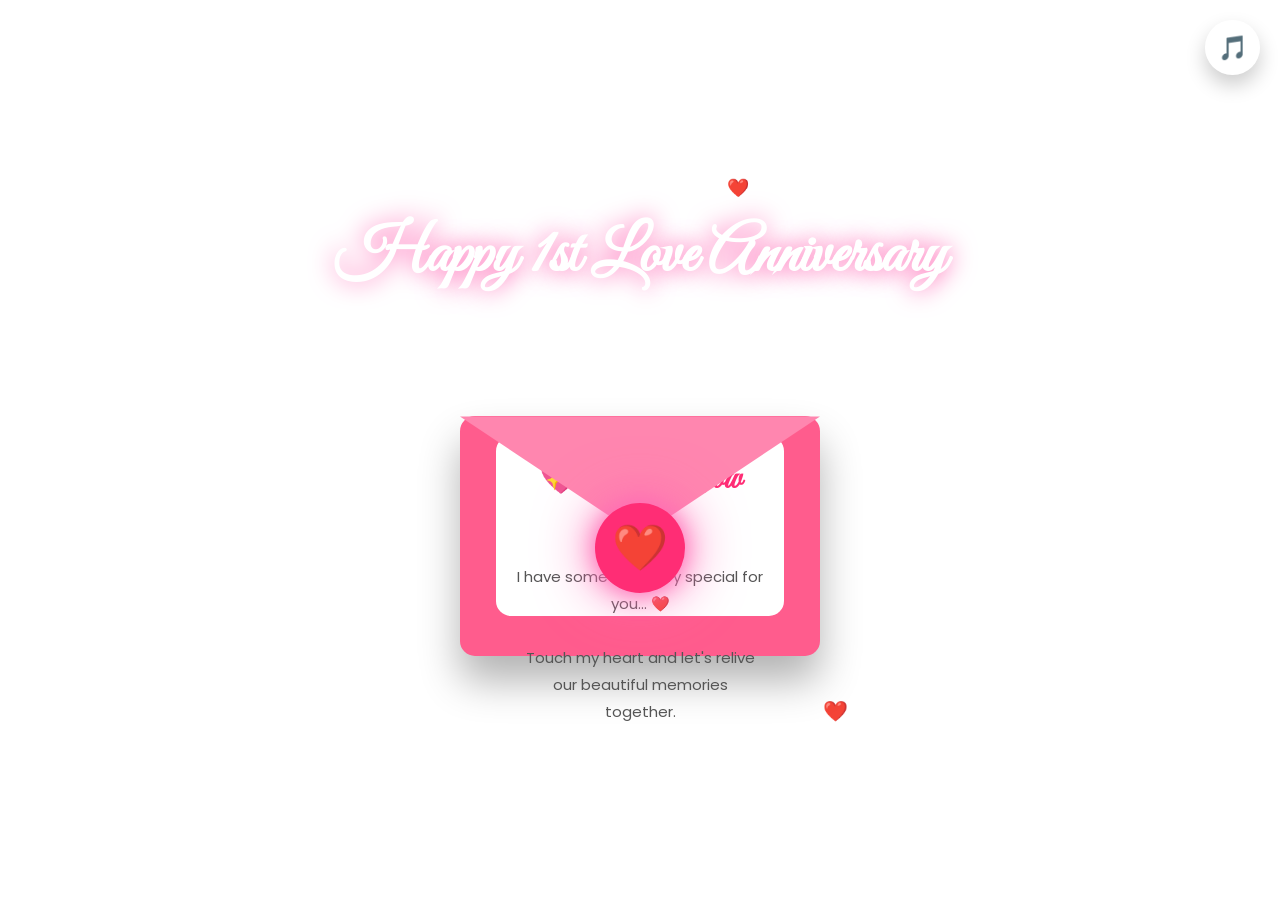
<file: index.html>
<!DOCTYPE html>
<html lang="en">

<head>
    <meta charset="UTF-8">
    <meta name="viewport" content="width=device-width, initial-scale=1.0">

    <title>Happy 1st Love Anniversary ❤️</title>

    <link rel="stylesheet" href="style.css">

    <link href="https://fonts.googleapis.com/css2?family=Great+Vibes&family=Poppins:wght@300;400;600&display=swap"
        rel="stylesheet">
</head>

<body>

    <!-- Floating Hearts -->
    <div id="hearts"></div>

    <!-- Music Button -->
    <button class="music-btn" id="musicBtn">🎵</button>

    <!-- Background Music -->
    <audio id="bgMusic" loop preload="auto">
  <source src="./Anbil%20Avan.mp3" type="audio/mpeg">
</audio>

    <!-- Welcome -->
    <div class="welcome">
        <h3>Made With Love ❤️</h3>

        <h1>Happy 1st Love Anniversary</h1>

        <p>
            Every heartbeat reminds me of you.<br>
            Click the heart and open my surprise...
        </p>
    </div>

    <!-- Envelope -->
    <div class="envelope" id="envelope">

        <div class="envelope-back"></div>

        <div class="envelope-letter">
            <h2>💖 Hii Meow 💖</h2>

            <p>
                I have something very special for you... ❤️
                <br><br>
                Touch my heart and let's relive our beautiful memories together.
            </p>
        </div>

        <div class="flap"></div>

        <div class="heart" id="openHeart">❤️</div>

    </div>

    <div class="bottom-text">
        Click the Heart to Open Our Love Story ❤️
    </div>

    <!-- Existing JS -->
    <script src="script.js"></script>

    <script>
        const music = document.getElementById("bgMusic");
        const musicBtn = document.getElementById("musicBtn");
        const openHeart = document.getElementById("openHeart");

        // Music button ON / OFF
        musicBtn.addEventListener("click", async function (event) {
            event.stopPropagation();

            if (music.paused) {
                try {
                    await music.play();
                    musicBtn.textContent = "🔊";
                } catch (error) {
                    console.log("Music playback failed:", error);
                }
            } else {
                music.pause();
                musicBtn.textContent = "🎵";
            }
        });

        // Heart click: open common music player
        
openHeart.addEventListener("click", function () {
    window.parent.postMessage("letter", "*");
});

    </script>

</body>
</html>
</file>
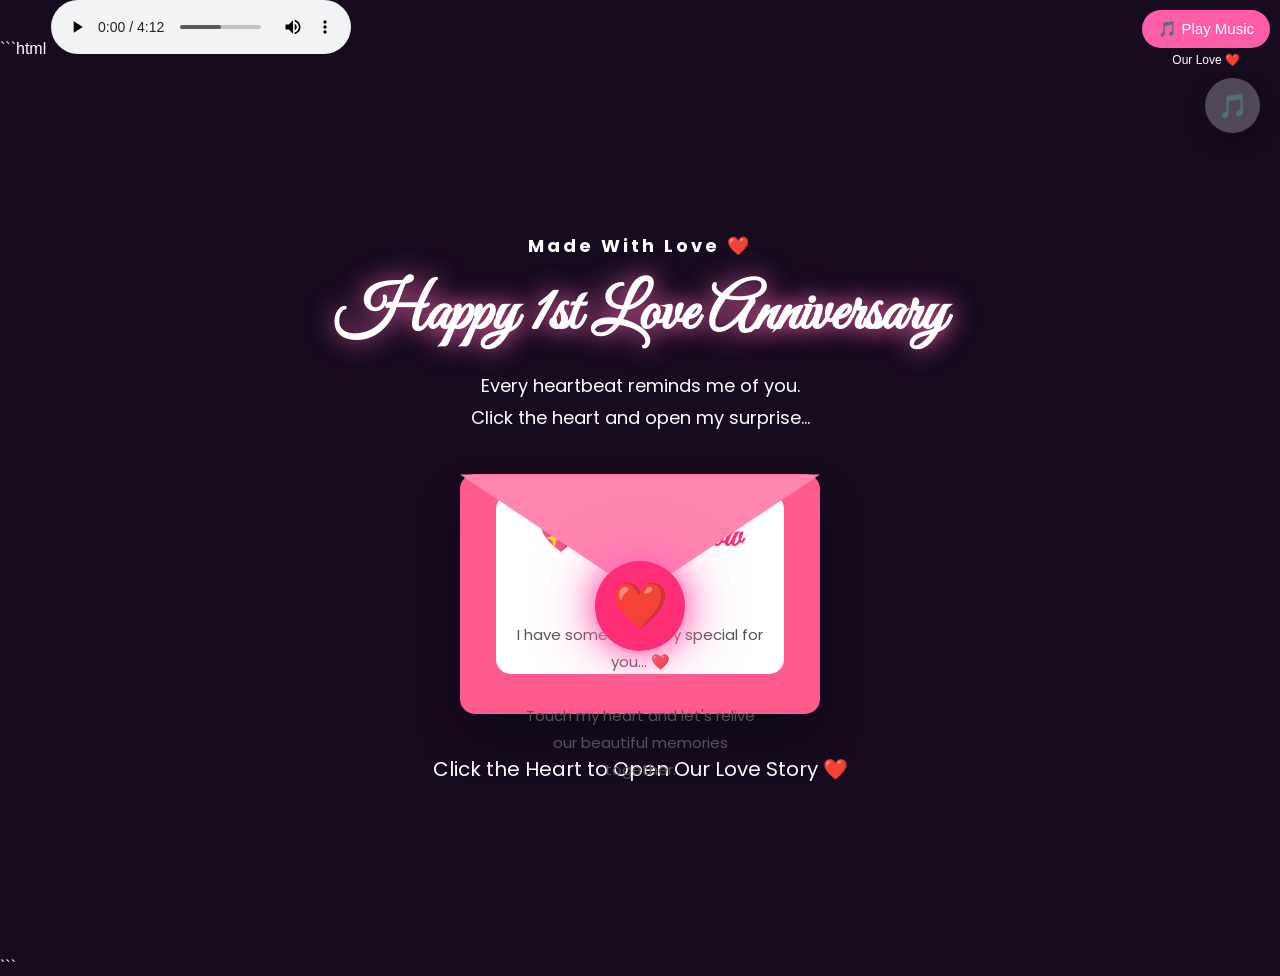
<file: music-player.html>
```html
<!DOCTYPE html>
<html lang="en">
<head>
    <meta charset="UTF-8">
    <meta name="viewport" content="width=device-width, initial-scale=1.0">

    <title>Our Love ❤️</title>

    <style>
        * {
            box-sizing: border-box;
        }

        body {
            margin: 0;
            background: #170b20;
            color: white;
            font-family: Arial, sans-serif;
        }

        #musicControls {
            position: fixed;
            top: 10px;
            right: 10px;
            z-index: 9999;
        }

        #musicButton {
            padding: 10px 16px;
            border: none;
            border-radius: 25px;
            background: #ff5caa;
            color: white;
            font-size: 15px;
            cursor: pointer;
        }

        #status {
            font-size: 12px;
            text-align: center;
            padding: 5px;
        }

        #pageFrame {
            width: 100%;
            height: 100vh;
            border: none;
            display: block;
        }
    </style>
</head>

<body>

    <div id="musicControls">
        <button id="musicButton" type="button">
            🎵 Play Music
        </button>
        <div id="status">Our Love ❤️</div>
    </div>

    <!-- One music player for all pages -->
    <audio id="bgMusic" loop controls>
  
<source src="./Anbil%20Avan.mp3" type="audio/mpeg">

</audio>

    <!-- All pages open inside this iframe -->
    <iframe id="pageFrame" src="index.html" title="Our Love Pages"></iframe>

    <script>
        const music = document.getElementById("bgMusic");
        const musicButton = document.getElementById("musicButton");
        const status = document.getElementById("status");
        const pageFrame = document.getElementById("pageFrame");

        async function playMusic() {
            try {
                await music.play();

                musicButton.textContent = "🎵 Pause Music";
                status.textContent = "Music Playing ❤️";
            } catch (error) {
                musicButton.textContent = "🎵 Play Music";
                status.textContent = "Click Play Music to start ❤️";
                console.error("Music playback failed:", error);
            }
        }

        musicButton.addEventListener("click", function () {
            if (music.paused) {
                playMusic();
            } else {
                music.pause();
                musicButton.textContent = "🎵 Play Music";
                status.textContent = "Music Paused";
            }
        });

        // Receive page navigation requests from the iframe
        window.addEventListener("message", function (event) {
            // Only accept messages from this same website
            if (event.origin !== window.location.origin) {
                return;
            }

            if (typeof event.data !== "string") {
                return;
            }

            const pages = {
                letter: "letter.html",
                quiz: "quiz.html",
                surprise: "surprise.html"
            };

            if (pages[event.data]) {
                pageFrame.src = pages[event.data];
            }

            if (event.data === "toggleMusic") {
                if (music.paused) {
                    playMusic();
                } else {
                    music.pause();
                    musicButton.textContent = "🎵 Play Music";
                    status.textContent = "Music Paused";
                }
            }
        });

        music.addEventListener("error", function () {
            status.textContent = "Song not found! Check filename.";
        });
    </script>

</body>
</html>
```
</file>
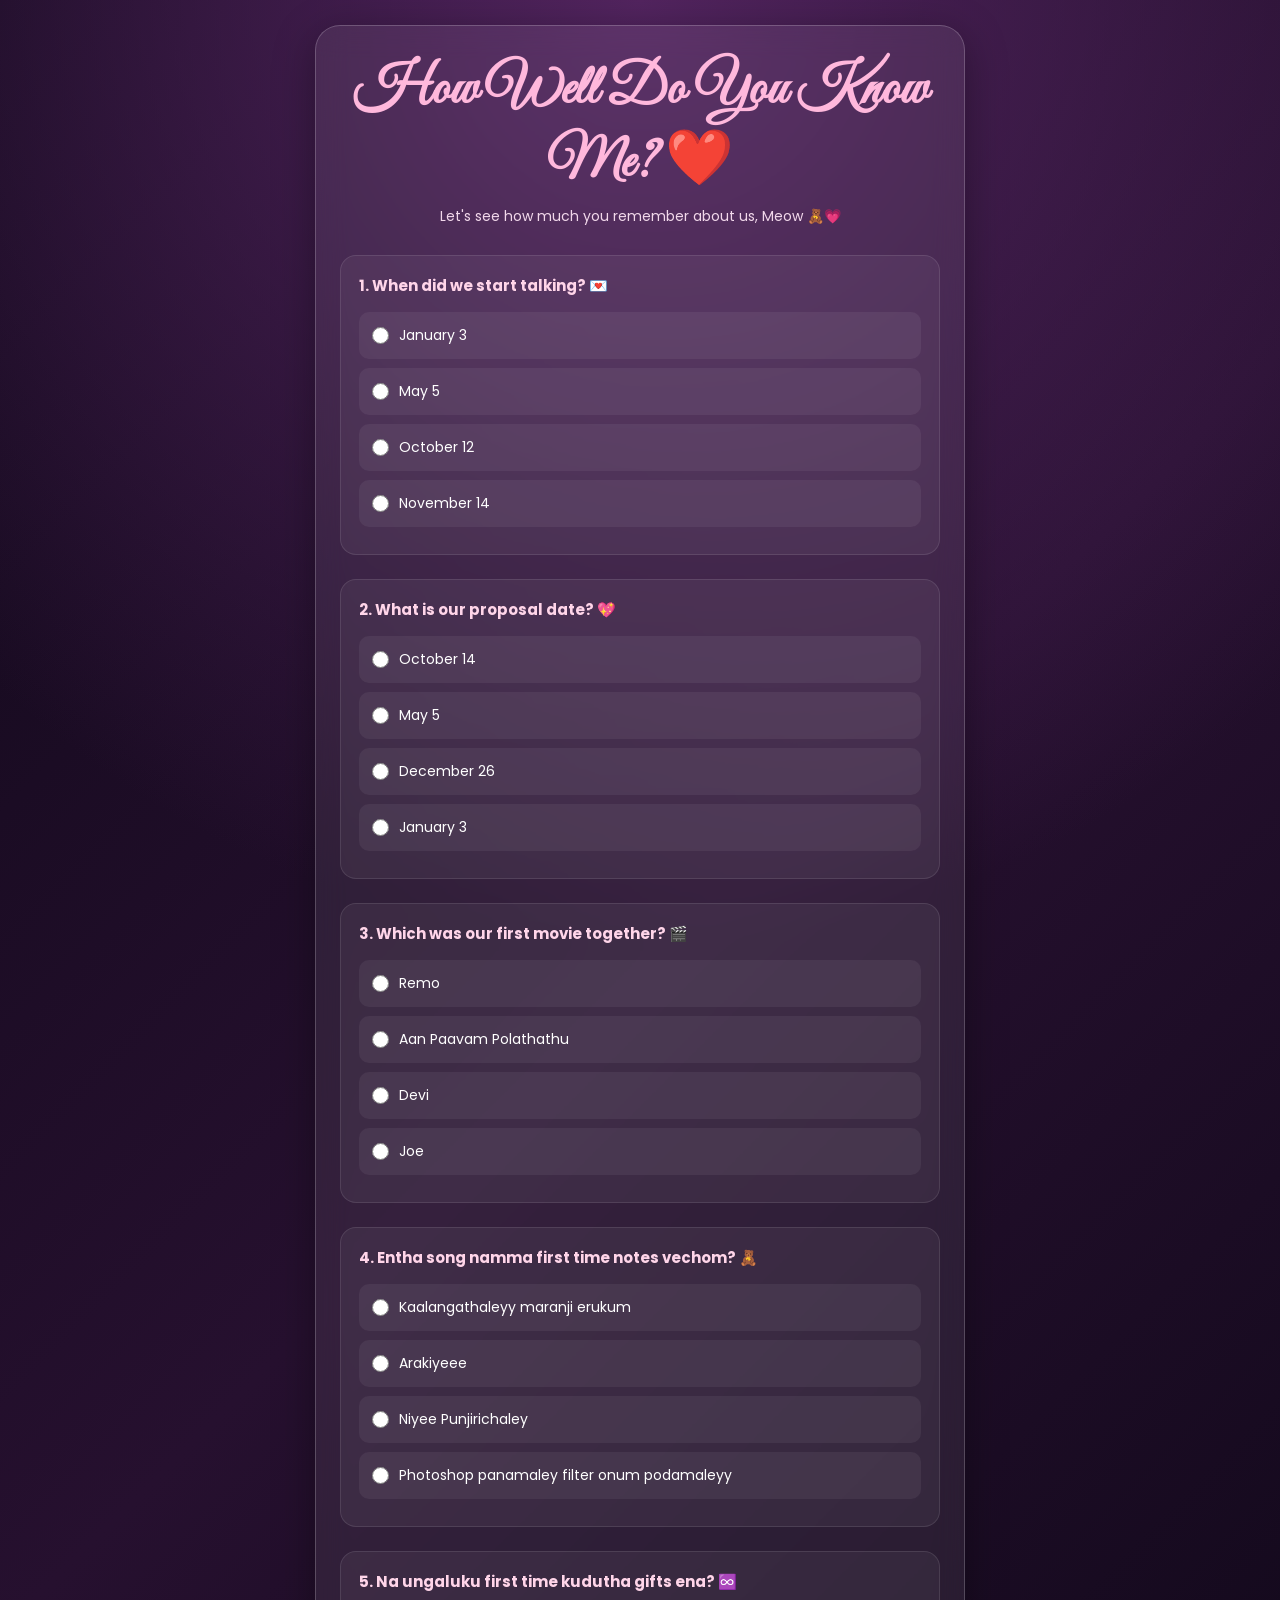
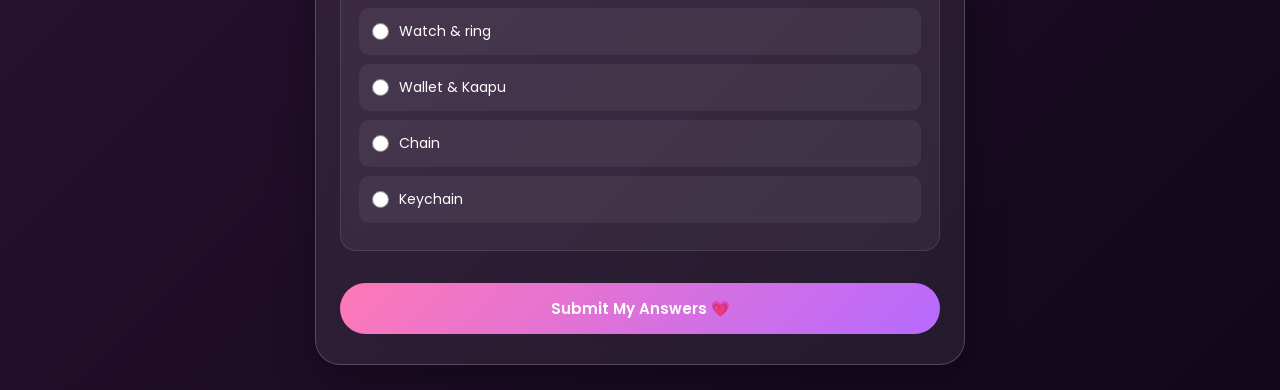
<file: quiz.html>
<!DOCTYPE html>
<html lang="en">
<head>
<meta charset="UTF-8">
<meta name="viewport" content="width=device-width, initial-scale=1.0">

<title>Love Quiz ❤️</title>

<link href="https://fonts.googleapis.com/css2?family=Poppins:wght@400;500;600;700&family=Great+Vibes&display=swap" rel="stylesheet">

<style>
* {
    margin: 0;
    padding: 0;
    box-sizing: border-box;
}

body {
    min-height: 100vh;
    padding: 25px 15px;
    display: flex;
    justify-content: center;
    align-items: center;
    font-family: 'Poppins', sans-serif;
    color: white;
    background:
        radial-gradient(circle at top, #52245f, transparent 45%),
        linear-gradient(135deg, #100819, #26102f, #100819);
}

.quiz-container {
    width: 100%;
    max-width: 650px;
    padding: 30px 24px;
    border: 1px solid rgba(255,255,255,0.2);
    border-radius: 25px;
    background: rgba(255,255,255,0.07);
    box-shadow: 0 10px 40px rgba(0,0,0,0.35);
    backdrop-filter: blur(15px);
}

h1 {
    text-align: center;
    font-family: 'Great Vibes', cursive;
    font-size: clamp(38px, 8vw, 55px);
    color: #ffb8dc;
    margin-bottom: 8px;
}

.subtitle {
    text-align: center;
    color: #f2d8eb;
    font-size: 14px;
    margin-bottom: 28px;
}

.question {
    margin-bottom: 24px;
    padding: 18px;
    border-radius: 16px;
    background: rgba(255,255,255,0.05);
    border: 1px solid rgba(255,255,255,0.1);
}

.question h3 {
    font-size: 15px;
    line-height: 1.6;
    margin-bottom: 14px;
    color: #ffd5e9;
}

.option {
    display: flex;
    align-items: center;
    gap: 10px;
    margin: 9px 0;
    padding: 12px;
    border-radius: 10px;
    background: rgba(255,255,255,0.06);
    border: 1px solid transparent;
    cursor: pointer;
    font-size: 14px;
    transition: 0.25s;
}

.option:hover {
    background: rgba(255,143,199,0.15);
    border-color: #ff8fc7;
}

.option input {
    accent-color: #ff75b7;
    width: 17px;
    height: 17px;
    flex-shrink: 0;
    cursor: pointer;
}

.main-button {
    width: 100%;
    padding: 14px;
    margin-top: 8px;
    border: none;
    border-radius: 30px;
    background: linear-gradient(135deg, #ff78b7, #b66aff);
    color: white;
    font-family: 'Poppins', sans-serif;
    font-size: 15px;
    font-weight: 600;
    cursor: pointer;
    transition: 0.3s;
}

.main-button:hover {
    transform: translateY(-2px);
    box-shadow: 0 5px 20px rgba(255,120,183,0.3);
}

#result {
    display: none;
    text-align: center;
    margin-top: 25px;
    padding: 20px 10px;
    border-radius: 18px;
    background: rgba(255,255,255,0.06);
}

#percentage {
    font-size: clamp(48px, 12vw, 75px);
    font-weight: 700;
    color: #ff9bcf;
    text-shadow: 0 0 20px rgba(255,155,207,0.3);
}

#resultMessage {
    margin: 10px 0 18px;
    font-size: 15px;
    line-height: 1.7;
    color: #ffe5f2;
}

#continueButton,
#retryButton {
    display: none;
}

#retryButton {
    background: linear-gradient(135deg, #bd79ff, #ff78b7);
}

.heart {
    color: #ff8fc7;
}

@media (max-width: 400px) {
    .quiz-container {
        padding: 23px 15px;
    }

    .question {
        padding: 14px;
    }

    .question h3 {
        font-size: 14px;
    }

    .option {
        font-size: 13px;
    }
}
</style>
</head>

<body>

<div class="quiz-container">

    <h1>How Well Do You Know Me? ❤️</h1>

    <p class="subtitle">
        Let's see how much you remember about us, Meow 🧸💗
    </p>

    <form id="quizForm">

        <div class="question">
            <h3>1. When did we start talking? 💌</h3>

            <label class="option">
                <input type="radio" name="q1" value="a">
                January 3
            </label>

            <label class="option">
                <input type="radio" name="q1" value="b">
                May 5
            </label>

            <label class="option">
                <input type="radio" name="q1" value="c">
                October 12
            </label>

            <label class="option">
                <input type="radio" name="q1" value="d">
                November 14
            </label>
        </div>

        <div class="question">
            <h3>2. What is our proposal date? 💖</h3>

            <label class="option">
                <input type="radio" name="q2" value="a">
                October 14
            </label>

            <label class="option">
                <input type="radio" name="q2" value="b">
                May 5
            </label>

            <label class="option">
                <input type="radio" name="q2" value="c">
                December 26
            </label>

            <label class="option">
                <input type="radio" name="q2" value="d">
                January 3
            </label>
        </div>

        <div class="question">
            <h3>3. Which was our first movie together? 🎬</h3>

            <label class="option">
                <input type="radio" name="q3" value="a">
                Remo
            </label>

            <label class="option">
                <input type="radio" name="q3" value="b">
                Aan Paavam Polathathu
            </label>

            <label class="option">
                <input type="radio" name="q3" value="c">
                Devi
            </label>

            <label class="option">
                <input type="radio" name="q3" value="d">
                Joe
            </label>
        </div>

        <div class="question">
            <h3>4. Entha song namma first time notes vechom? 🧸</h3>

            <label class="option">
                <input type="radio" name="q4" value="a">
                Kaalangathaleyy maranji erukum
            </label>

            <label class="option">
                <input type="radio" name="q4" value="b">
                Arakiyeee
            </label>

            <label class="option">
                <input type="radio" name="q4" value="c">
                Niyee Punjirichaley
            </label>

            <label class="option">
                <input type="radio" name="q4" value="d">
                Photoshop panamaley filter onum podamaleyy
            </label>
        </div>

        <div class="question">
            <h3>5. Na ungaluku first time kudutha gifts ena? ♾️</h3>

            <label class="option">
                <input type="radio" name="q5" value="a">
                Watch &amp; ring
            </label>

            <label class="option">
                <input type="radio" name="q5" value="b">
                Wallet &amp; Kaapu
            </label>

            <label class="option">
                <input type="radio" name="q5" value="c">
                Chain
            </label>

            <label class="option">
                <input type="radio" name="q5" value="d">
                Keychain
            </label>
        </div>

        <button type="submit" class="main-button">
            Submit My Answers 💗
        </button>

    </form>

    <div id="result" aria-live="polite">

        <div id="percentage">0%</div>

        <p id="resultMessage"></p>

        <button
            type="button"
            id="retryButton"
            class="main-button">
            Try Again Meow 🥺💗
        </button>

        <button
            type="button"
            id="continueButton"
            class="main-button">
            Continue To Our Surprise 💝
        </button>

    </div>

</div>

<script>
const quizForm = document.getElementById("quizForm");
const result = document.getElementById("result");
const percentage = document.getElementById("percentage");
const resultMessage = document.getElementById("resultMessage");
const retryButton = document.getElementById("retryButton");
const continueButton = document.getElementById("continueButton");

const correctAnswers = {
    q1: "c",
    q2: "a",
    q3: "b",
    q4: "d",
    q5: "b"
};

quizForm.addEventListener("submit", function(event) {
    event.preventDefault();

    let score = 0;
    let unanswered = false;

    for (const question in correctAnswers) {
        const selected = quizForm.querySelector(
            'input[name="' + question + '"]:checked'
        );

        if (!selected) {
            unanswered = true;
        } else if (selected.value === correctAnswers[question]) {
            score++;
        }
    }

    if (unanswered) {
        alert("Answer all 5 questions first, Meow ❤️");
        return;
    }

    const percent = Math.round((score / 5) * 100);

    percentage.textContent = percent + "%";
    result.style.display = "block";

    retryButton.style.display = "none";
    continueButton.style.display = "none";

    if (score === 5) {
        resultMessage.innerHTML =
            "Awww, you know me so well, Meow! 🥹❤️<br>" +
            "You got all the answers correct!<br>" +
            "Our memories are precious to me. 💗";

        continueButton.style.display = "block";
    } else {
        resultMessage.innerHTML =
            "It's okay, Meow! ❤️<br>" +
            "You got " + score + " out of 5 answers correct.<br>" +
            "Try once more and remember our little memories. 🧸";

        retryButton.style.display = "block";
    }

    result.scrollIntoView({
        behavior: "smooth",
        block: "center"
    });
});

retryButton.addEventListener("click", function() {
    quizForm.reset();
    result.style.display = "none";

    quizForm.scrollIntoView({
        behavior: "smooth",
        block: "start"
    });
});

continueButton.addEventListener("click", function() {
    window.parent.postMessage("surprise", "*");
});
</script>

</body>
</html>
</file>
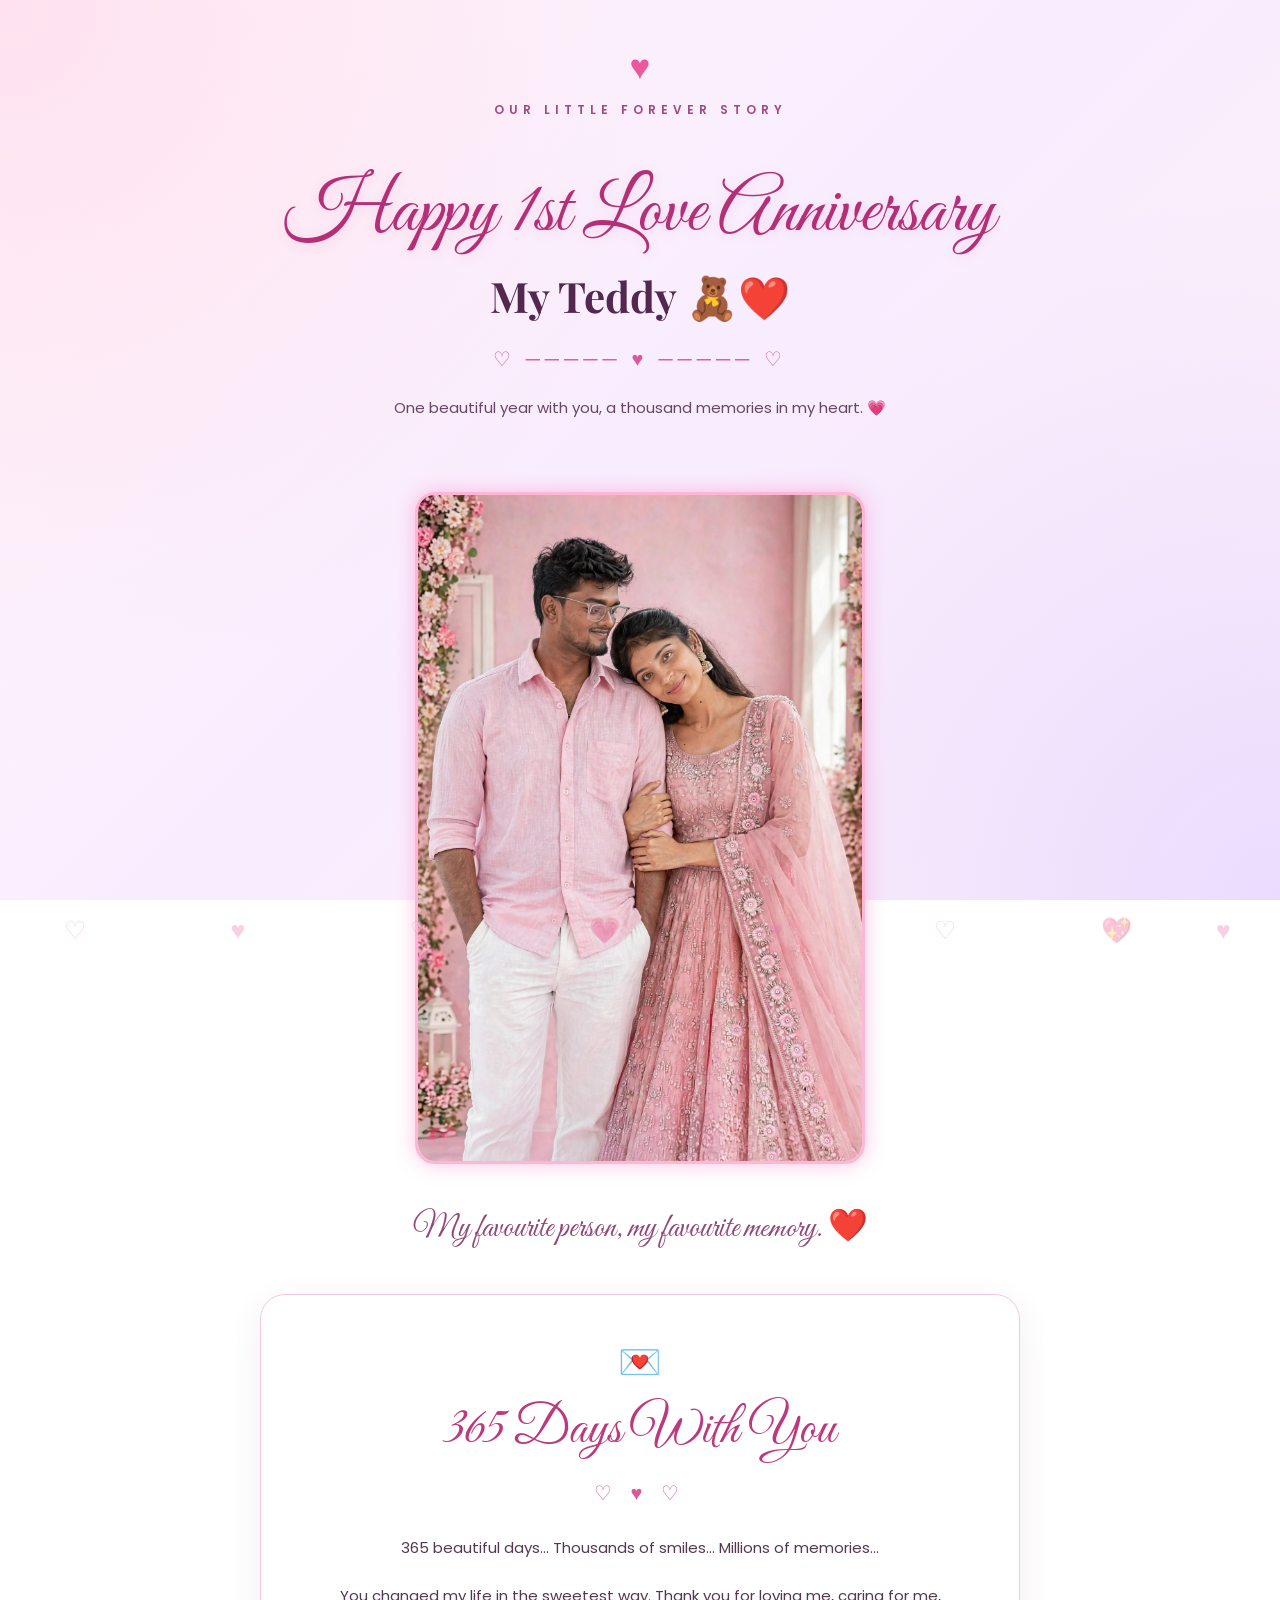
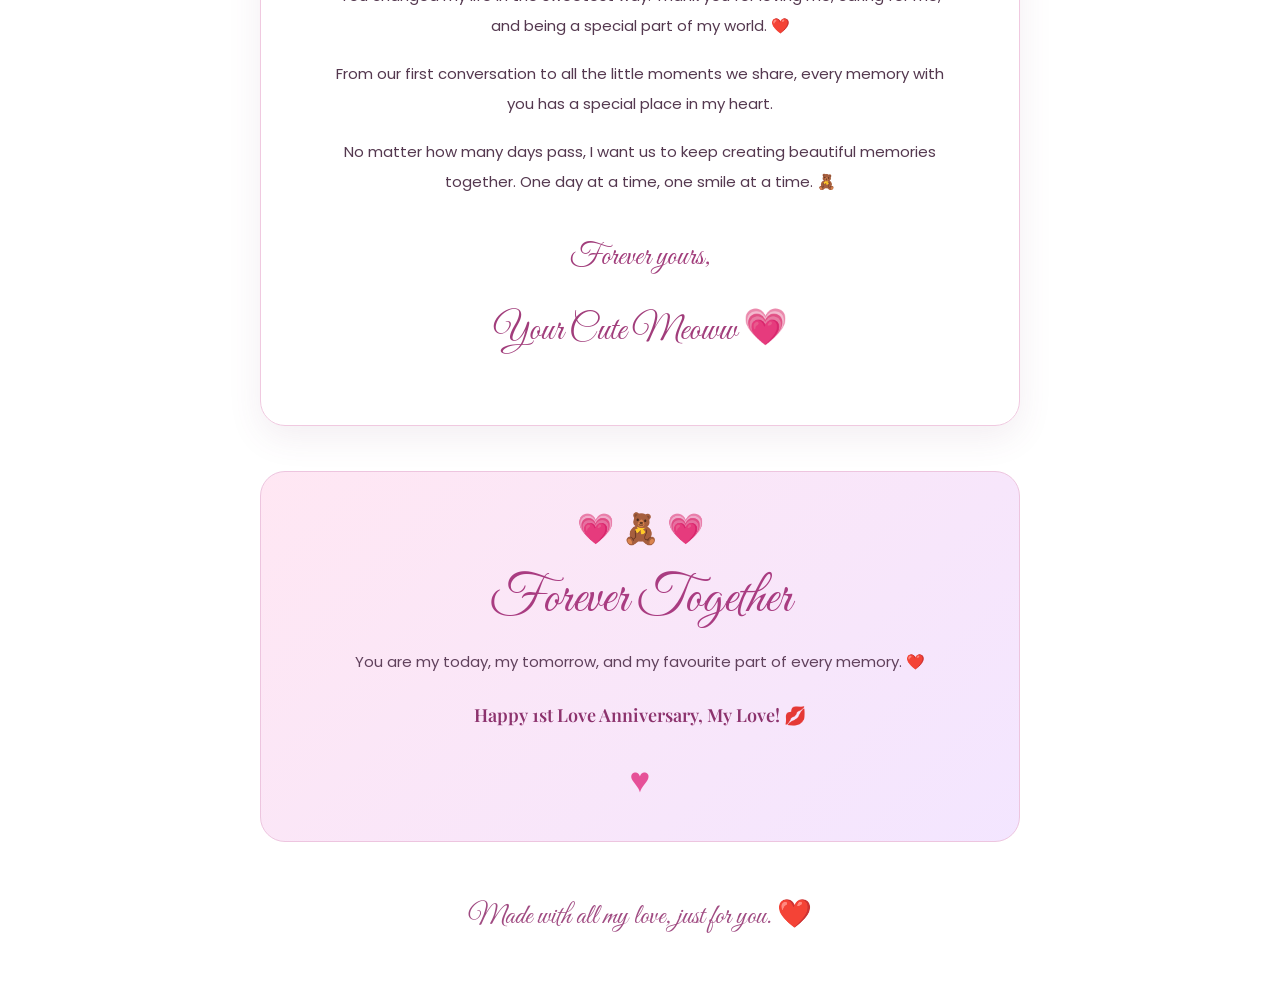
<file: surprise.html>
<!DOCTYPE html>
<html lang="en">

<head>
    <meta charset="UTF-8">

    <meta name="viewport"
          content="width=device-width, initial-scale=1.0">

    <title>Happy 1st Love Anniversary, My Teddy ❤️</title>

    <link rel="stylesheet" href="surprise.css">

    <link href="https://fonts.googleapis.com/css2?family=Great+Vibes&family=Playfair+Display:wght@400;500;600;700&family=Poppins:wght@300;400;500;600;700&display=swap"
          rel="stylesheet">

    <style>
        .couple-photo {
            text-align: center;
            margin: 25px auto;
            padding: 10px;
        }

        .couple-photo img {
            width: 90%;
            max-width: 450px;
            height: auto;
            border-radius: 20px;
            border: 3px solid #ffb6d5;
            box-shadow: 0 0 20px rgba(255, 105, 180, 0.4);
        }
    </style>
</head>

<body>

    <!-- Floating Hearts -->
    <div class="floating-hearts" aria-hidden="true">
        <span>♡</span>
        <span>♥</span>
        <span>♡</span>
        <span>💗</span>
        <span>♥</span>
        <span>♡</span>
        <span>💖</span>
        <span>♥</span>
    </div>

    <!-- MAIN ANNIVERSARY PAGE -->
    <main class="anniversary-container">

        <div class="top-heart">♥</div>

        <p class="top-label">
            OUR LITTLE FOREVER STORY
        </p>

        <!-- Anniversary Heading -->
        <header class="anniversary-header">

            <h1>
                Happy 1st Love Anniversary
            </h1>

            <h2>
                My Teddy 🧸❤️
            </h2>

            <div class="heart-divider">
                ♡ ───── ♥ ───── ♡
            </div>

            <p class="header-message">
                One beautiful year with you,
                a thousand memories in my heart. 💗
            </p>

        </header>

        <!-- BIG PHOTO SECTION -->
        <section class="photo-section">

            <div class="couple-photo">
                <img src="couple.jpg" alt="Our Special Memory">
            </div>

            <p class="photo-caption">
                My favourite person, my favourite memory. ❤️
            </p>

        </section>

        <!-- LOVE LETTER SECTION -->
        <section class="love-letter">

            <div class="letter-decoration">
                💌
            </div>

            <h2>
                365 Days With You
            </h2>

            <div class="small-divider">
                ♡ ♥ ♡
            </div>

            <p>
                365 beautiful days...
                Thousands of smiles...
                Millions of memories...
            </p>

            <p>
                You changed my life in the sweetest way.
                Thank you for loving me, caring for me,
                and being a special part of my world. ❤️
            </p>

            <p>
                From our first conversation to all the
                little moments we share, every memory
                with you has a special place in my heart.
            </p>

            <p>
                No matter how many days pass,
                I want us to keep creating beautiful
                memories together. One day at a time,
                one smile at a time. 🧸
            </p>

            <p class="signature">
                Forever yours,
                <span>Your Cute Meoww 💗</span>
            </p>

        </section>

        <!-- TOGETHER FOREVER -->
        <section class="forever-section">

            <div class="forever-hearts">
                💗 🧸 💗
            </div>

            <h2>
                Forever Together
            </h2>

            <p>
                You are my today,
                my tomorrow,
                and my favourite part of every memory. ❤️
            </p>

            <p class="final-wish">
                Happy 1st Love Anniversary, My Love! 💋
            </p>

            <div class="final-heart">
                ♥
            </div>

        </section>

        <footer>
            Made with all my love, just for you. ❤️
        </footer>

    </main>

    <script>
        /*
         * Music is controlled by music-player.html.
         * Do not add another audio player here.
         * This allows music to continue between pages.
         */

        // Optional music toggle message to the parent player.
       function toggleMusic() {
    window.parent.postMessage("toggleMusic", "*");
}
    </script>

</body>
</html>
</file>
<file: style.css>
@import url('https://fonts.googleapis.com/css2?family=Great+Vibes&family=Poppins:wght@300;400;600;700&display=swap');

*{
margin:0;
padding:0;
box-sizing:border-box;
font-family:'Poppins',sans-serif;
}

body{

height:100vh;
overflow:hidden;

display:flex;
justify-content:center;
align-items:center;
flex-direction:column;

background:
linear-gradient(rgba(0,0,0,0.3),rgba(0,0,0,0.3)),
background-image: url("../images/image4.jpeg");
background-size: cover;
background-position: center;
background-repeat: no-repeat;

position:relative;
}

/* Animated Background */

@keyframes bg{

0%{
background-position:0% 50%;
}

50%{
background-position:100% 50%;
}

100%{
background-position:0% 50%;
}

}

/* Floating Hearts */

#hearts{

position:absolute;

width:100%;
height:100%;

overflow:hidden;

pointer-events:none;

}

.floating-heart{

position:absolute;

bottom:-40px;

font-size:20px;

animation:floatHeart linear forwards;

opacity:.8;

}

@keyframes floatHeart{

0%{

transform:translateY(0) scale(.5);

opacity:0;

}

20%{

opacity:1;

}

100%{

transform:translateY(-120vh) scale(1.5);

opacity:0;

}

}

/* Welcome */

.welcome{

text-align:center;

margin-bottom:40px;

z-index:10;

}

.welcome h3{

color:white;

letter-spacing:3px;

font-size:18px;

}

.welcome h1{

font-family:'Great Vibes',cursive;

font-size:65px;

margin:15px 0;

color:white;

text-shadow:0 0 25px hotpink;

}

.welcome p{

color:white;

font-size:18px;

line-height:1.8;

}

/* Music */

.music-btn{

position:fixed;

top:20px;

right:20px;

width:55px;

height:55px;

border:none;

border-radius:50%;

background:rgba(255,255,255,.25);

backdrop-filter:blur(12px);

font-size:24px;

cursor:pointer;

color:white;

box-shadow:0 10px 20px rgba(0,0,0,.2);

transition:.4s;

}

.music-btn:hover{

transform:scale(1.1);

}

/* Envelope */

.envelope{

position:relative;

width:360px;

height:240px;

perspective:1200px;

}

.envelope-back{

position:absolute;

width:100%;

height:100%;

background:#ff5c8d;

border-radius:15px;

box-shadow:0 25px 40px rgba(0,0,0,.3);

}

/* Flap */

.flap{

position:absolute;

width:100%;

height:120px;

background:#ff86af;

clip-path:polygon(0 0,100% 0,50% 100%);

transform-origin:top;

transition:1s;

z-index:5;

}

/* Letter */

.envelope-letter{

position:absolute;

top:20px;

left:10%;

width:80%;

height:180px;

background:white;

border-radius:15px;

padding:20px;

text-align:center;

transition:1s;

z-index:2;

}

.envelope-letter h2{

font-family:'Great Vibes',cursive;

font-size:35px;

color:#ff2d75;

margin-bottom:15px;

}

.envelope-letter p{

font-size:15px;

line-height:1.8;

color:#555;

}

/* Heart */

.heart{

position:absolute;

left:50%;

top:55%;

transform:translate(-50%,-50%);

width:90px;

height:90px;

border-radius:50%;

display:flex;

justify-content:center;

align-items:center;

font-size:45px;

background:#ff2d75;

color:white;

cursor:pointer;

z-index:20;

box-shadow:

0 0 25px hotpink,

0 0 60px hotpink;

animation:beat 1s infinite;

}

@keyframes beat{

0%{

transform:translate(-50%,-50%) scale(1);

}

50%{

transform:translate(-50%,-50%) scale(1.12);

}

100%{

transform:translate(-50%,-50%) scale(1);

}

}

.envelope.open .flap{

transform:rotateX(180deg);

}

.envelope.open .envelope-letter{

transform:translateY(-120px);

}

/* Bottom */

.bottom-text{

margin-top:40px;

color:white;

font-size:20px;

animation:blink 2s infinite;

}

@keyframes blink{

50%{

opacity:.4;

}

}

/* Mobile */

@media(max-width:768px){

.welcome h1{

font-size:42px;

}

.welcome p{

font-size:15px;

padding:0 20px;

}

.envelope{

width:300px;

height:200px;

}

.envelope-letter{

height:150px;

padding:15px;

}

.envelope-letter h2{

font-size:28px;

}

.envelope-letter p{

font-size:13px;

}

.heart{

width:70px;

height:70px;

font-size:35px;

}

.bottom-text{

font-size:16px;

text-align:center;

padding:0 20px;

}

}
</file>
<file: surprise.css>
/* GOOGLE FONTS */
@import url('https://fonts.googleapis.com/css2?family=Great+Vibes&family=Playfair+Display:wght@400;500;600;700&family=Poppins:wght@300;400;500;600;700&display=swap');


/* RESET */
* {
    margin: 0;
    padding: 0;
    box-sizing: border-box;
}


html {
    scroll-behavior: smooth;
}


body {
    min-height: 100vh;

    font-family: 'Poppins', sans-serif;

    color: #4b2946;

    background:
        radial-gradient(
            circle at top left,
            #ffe2ef,
            transparent 45%
        ),
        radial-gradient(
            circle at bottom right,
            #eadcff,
            transparent 45%
        ),
        linear-gradient(
            135deg,
            #fff6fa,
            #f8edff,
            #fff0f5
        );

    background-attachment: fixed;

    overflow-x: hidden;
}


/* MAIN CONTAINER */
.anniversary-container {
    position: relative;

    width: 100%;
    max-width: 1000px;

    margin: 0 auto;
    padding: 40px 25px 30px;

    text-align: center;

    z-index: 1;
}


/* TOP HEART */
.top-heart {
    color: #ed579c;
    font-size: 35px;

    animation: heartbeat 1.5s infinite;
}


.top-label {
    margin-top: 8px;
    margin-bottom: 20px;

    font-size: 12px;
    font-weight: 600;

    letter-spacing: 5px;

    color: #a24782;
}


/* HEADER */
.anniversary-header {
    padding: 25px 15px 35px;
}


.anniversary-header h1 {
    font-family: 'Great Vibes', cursive;

    font-size: clamp(42px, 7vw, 76px);

    font-weight: 400;

    line-height: 1.3;

    color: #b52f76;

    text-shadow:
        0 3px 12px rgba(219, 80, 150, 0.15);
}


.anniversary-header h2 {
    margin-top: 5px;

    font-family: 'Playfair Display', serif;

    font-size: clamp(27px, 5vw, 42px);

    color: #53284f;
}


.heart-divider {
    margin: 20px 0;

    color: #dc589c;

    font-size: 20px;

    letter-spacing: 5px;
}


.header-message {
    max-width: 650px;

    margin: 0 auto;

    color: #674665;

    font-size: 15px;

    line-height: 1.9;
}


/* PHOTO SECTION */
.photo-section {
    width: 100%;

    margin: 0 auto 45px;
}


.photo-frame {
    position: relative;

    width: 100%;
    max-width: 650px;

    margin: 0 auto;

    padding: 12px;

    background: rgba(255, 255, 255, 0.8);

    border: 2px solid rgba(231, 139, 190, 0.7);

    border-radius: 28px;

    box-shadow:
        0 20px 55px rgba(155, 73, 130, 0.18),
        0 0 25px rgba(255, 153, 204, 0.12);

    animation: photoAppear 1.2s ease both;
}


.anniversary-photo {
    display: block;

    width: 100%;

    height: 450px;

    object-fit: cover;

    object-position: center;

    border-radius: 19px;
}


/* HEART ON PHOTO */
.photo-heart {
    position: absolute;

    right: -15px;
    top: -20px;

    width: 55px;
    height: 55px;

    display: flex;

    justify-content: center;
    align-items: center;

    color: white;

    background: linear-gradient(
        135deg,
        #ff70aa,
        #d64fa3
    );

    border-radius: 50%;

    font-size: 27px;

    box-shadow: 0 8px 20px rgba(214, 79, 163, 0.3);

    animation: heartbeat 1.5s infinite;
}


.photo-caption {
    margin-top: 18px;

    color: #914878;

    font-family: 'Great Vibes', cursive;

    font-size: 32px;
}


/* LOVE LETTER */
.love-letter {
    position: relative;

    max-width: 760px;

    margin: 0 auto 45px;

    padding: 40px 35px;

    background: rgba(255, 255, 255, 0.8);

    border: 1px solid #f0c9e0;

    border-radius: 25px;

    box-shadow:
        0 12px 35px rgba(126, 64, 111, 0.09);

    text-align: center;
}


.letter-decoration {
    font-size: 35px;

    margin-bottom: 10px;
}


.love-letter h2 {
    font-family: 'Great Vibes', cursive;

    font-size: 52px;

    font-weight: 400;

    color: #bd397e;

    margin-bottom: 15px;
}


.small-divider {
    margin-bottom: 25px;

    color: #db579b;

    font-size: 20px;

    letter-spacing: 7px;
}


.love-letter p {
    max-width: 620px;

    margin: 0 auto 18px;

    color: #54384f;

    font-size: 15px;

    line-height: 2;

    font-weight: 400;
}


/* SIGNATURE */
.signature {
    margin-top: 30px !important;

    font-family: 'Great Vibes', cursive;

    font-size: 30px !important;

    color: #a13d7b !important;
}


.signature span {
    display: block;

    margin-top: 8px;

    font-size: 36px;
}


/* FOREVER SECTION */
.forever-section {
    max-width: 760px;

    margin: 0 auto 35px;

    padding: 35px 25px;

    background: linear-gradient(
        135deg,
        rgba(255, 225, 240, 0.8),
        rgba(241, 225, 255, 0.85)
    );

    border: 1px solid #edc5df;

    border-radius: 25px;
}


.forever-hearts {
    font-size: 30px;

    margin-bottom: 15px;
}


.forever-section h2 {
    font-family: 'Great Vibes', cursive;

    font-size: 52px;

    font-weight: 400;

    color: #a93c81;

    margin-bottom: 15px;
}


.forever-section p {
    color: #60415c;

    font-size: 15px;

    line-height: 2;
}


.forever-section .final-wish {
    margin-top: 20px;

    font-family: 'Playfair Display', serif;

    font-size: 18px;

    font-weight: 600;

    color: #8c326d;
}


.final-heart {
    margin-top: 20px;

    color: #e65098;

    font-size: 35px;

    animation: heartbeat 1.5s infinite;
}


/* MUSIC BUTTON */
.music-section {
    margin: 25px auto;
}


#musicButton {
    padding: 14px 27px;

    border: 1px solid rgba(255, 255, 255, 0.8);

    border-radius: 50px;

    color: white;

    background: linear-gradient(
        135deg,
        #e7549d,
        #a65acb
    );

    font-family: 'Poppins', sans-serif;

    font-size: 14px;

    font-weight: 600;

    cursor: pointer;

    box-shadow: 0 8px 22px rgba(194, 75, 151, 0.2);

    transition: 0.3s ease;
}


#musicButton:hover {
    transform: translateY(-3px);

    box-shadow: 0 12px 28px rgba(194, 75, 151, 0.3);
}


/* FOOTER */
footer {
    padding: 20px 10px;

    color: #a04b82;

    font-family: 'Great Vibes', cursive;

    font-size: 28px;

    text-align: center;
}


/* FLOATING HEARTS */
.floating-hearts span {
    position: fixed;

    z-index: -1;

    bottom: -50px;

    color: #e879b0;

    opacity: 0.35;

    font-size: 25px;

    pointer-events: none;

    animation: floatUp 12s linear infinite;
}


.floating-hearts span:nth-child(1) {
    left: 5%;
    animation-delay: 0s;
}


.floating-hearts span:nth-child(2) {
    left: 18%;
    animation-delay: 3s;
}


.floating-hearts span:nth-child(3) {
    left: 32%;
    animation-delay: 6s;
}


.floating-hearts span:nth-child(4) {
    left: 46%;
    animation-delay: 1s;
}


.floating-hearts span:nth-child(5) {
    left: 60%;
    animation-delay: 5s;
}


.floating-hearts span:nth-child(6) {
    left: 73%;
    animation-delay: 2s;
}


.floating-hearts span:nth-child(7) {
    left: 86%;
    animation-delay: 7s;
}


.floating-hearts span:nth-child(8) {
    left: 95%;
    animation-delay: 4s;
}


/* ANIMATIONS */
@keyframes floatUp {
    0% {
        transform: translateY(0) rotate(0deg);
        opacity: 0;
    }

    15% {
        opacity: 0.35;
    }

    85% {
        opacity: 0.35;
    }

    100% {
        transform: translateY(-115vh) rotate(360deg);
        opacity: 0;
    }
}


@keyframes heartbeat {
    0%, 100% {
        transform: scale(1);
    }

    50% {
        transform: scale(1.12);
    }
}


@keyframes photoAppear {
    from {
        opacity: 0;
        transform: translateY(25px);
    }

    to {
        opacity: 1;
        transform: translateY(0);
    }
}


/* MOBILE RESPONSIVE */
@media (max-width: 600px) {

    .anniversary-container {
        padding: 25px 15px;
    }

    .top-label {
        font-size: 10px;
        letter-spacing: 3px;
    }

    .anniversary-header {
        padding: 20px 5px 28px;
    }

    .anniversary-header h1 {
        font-size: 45px;
    }

    .anniversary-header h2 {
        font-size: 29px;
    }

    .header-message {
        font-size: 14px;
    }

    .photo-frame {
        padding: 8px;
        border-radius: 20px;
    }

    .anniversary-photo {
        height: 360px;
        border-radius: 14px;
    }

    .photo-caption {
        font-size: 27px;
    }

    .love-letter {
        padding: 30px 20px;
    }

    .love-letter h2 {
        font-size: 43px;
    }

    .love-letter p {
        font-size: 14px;
        line-height: 1.9;
    }

    .signature {
        font-size: 27px !important;
    }

    .forever-section {
        padding: 28px 18px;
    }

    .forever-section h2 {
        font-size: 43px;
    }

    .forever-section p {
        font-size: 14px;
    }

    footer {
        font-size: 25px;
    }
}
</file>
